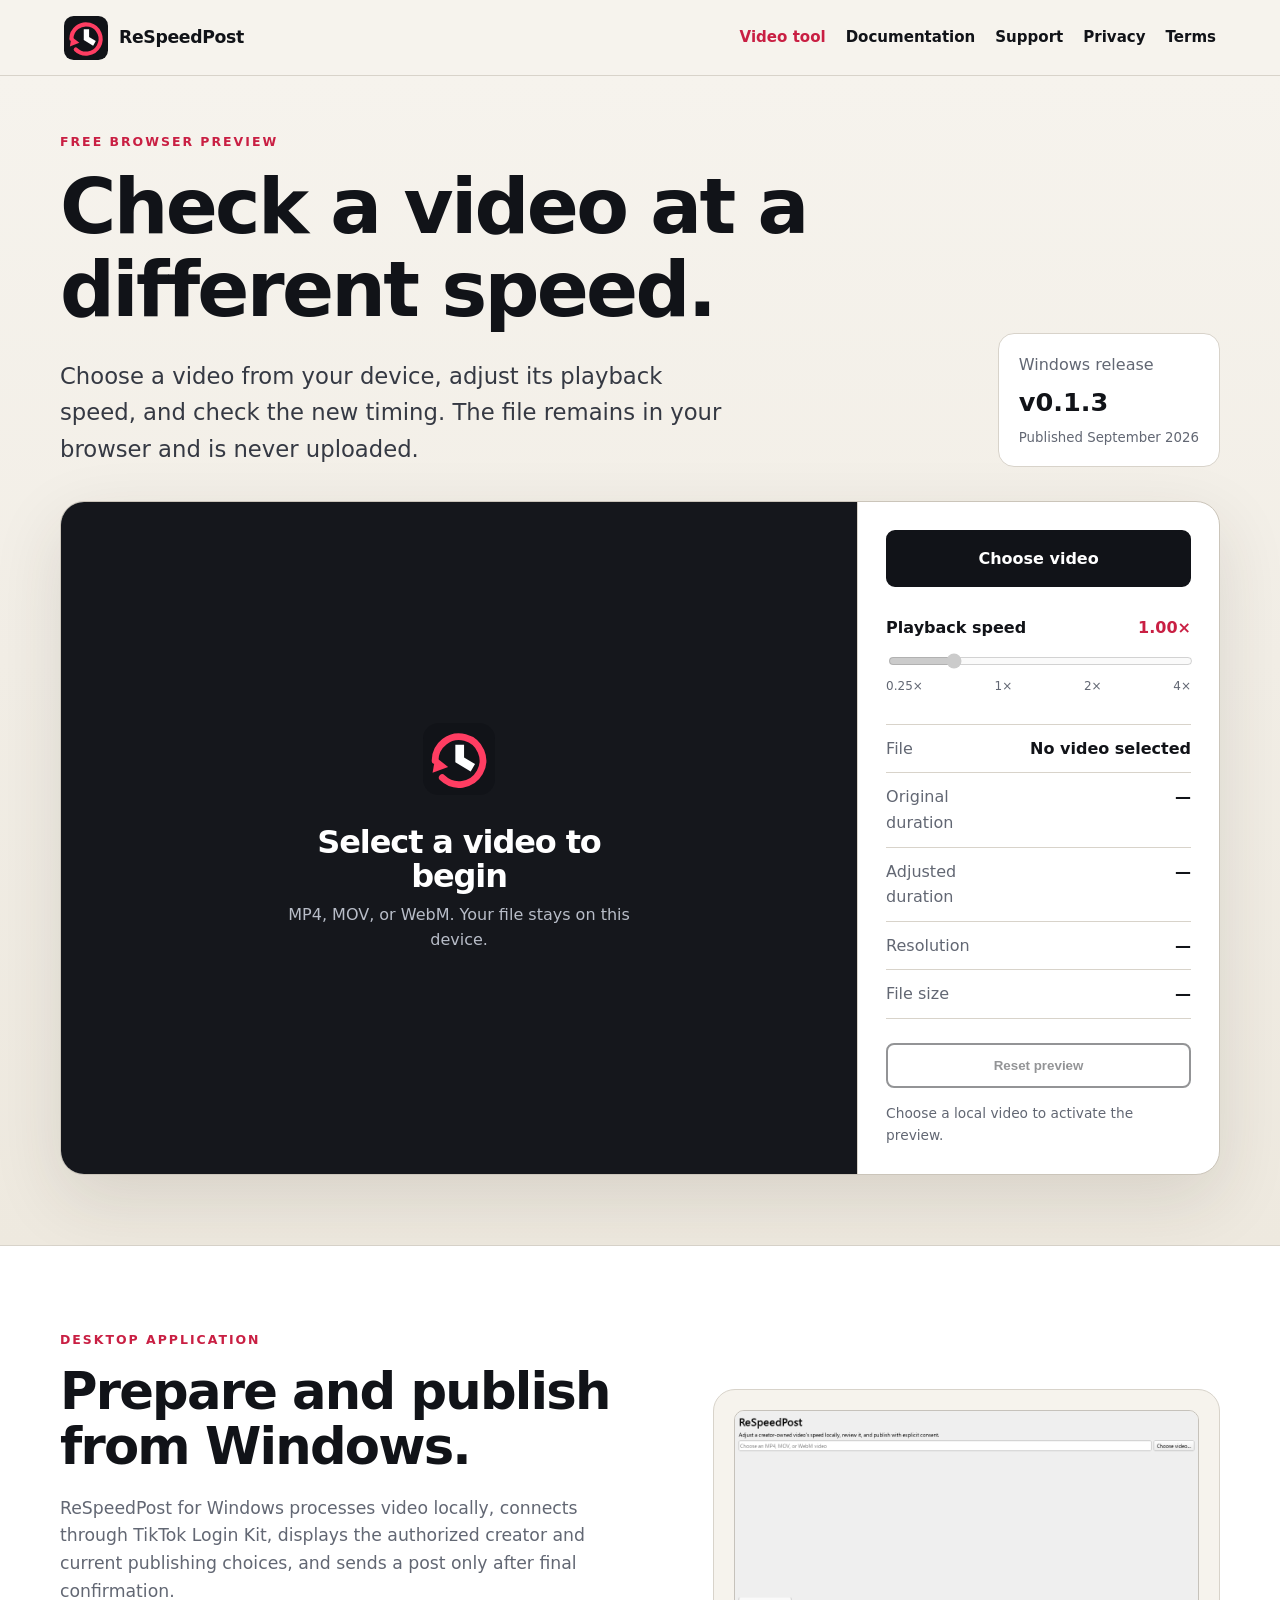
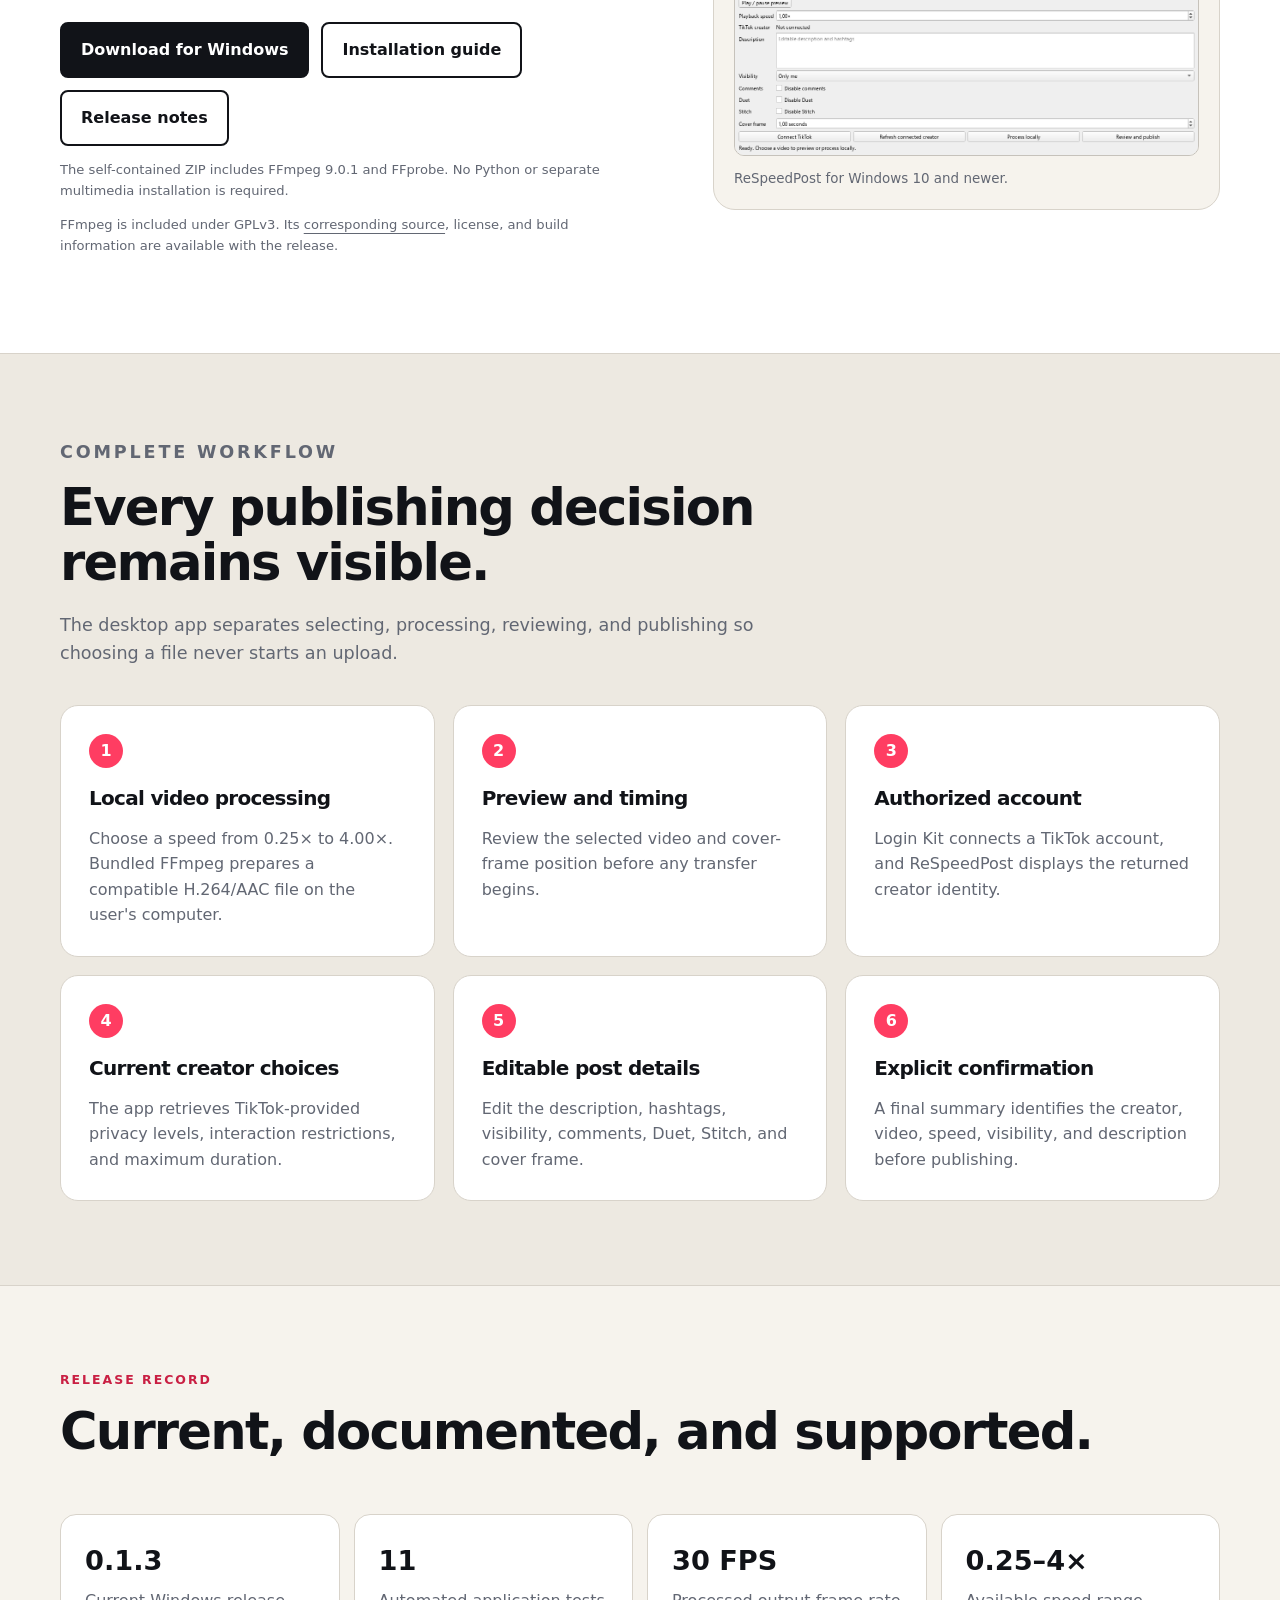
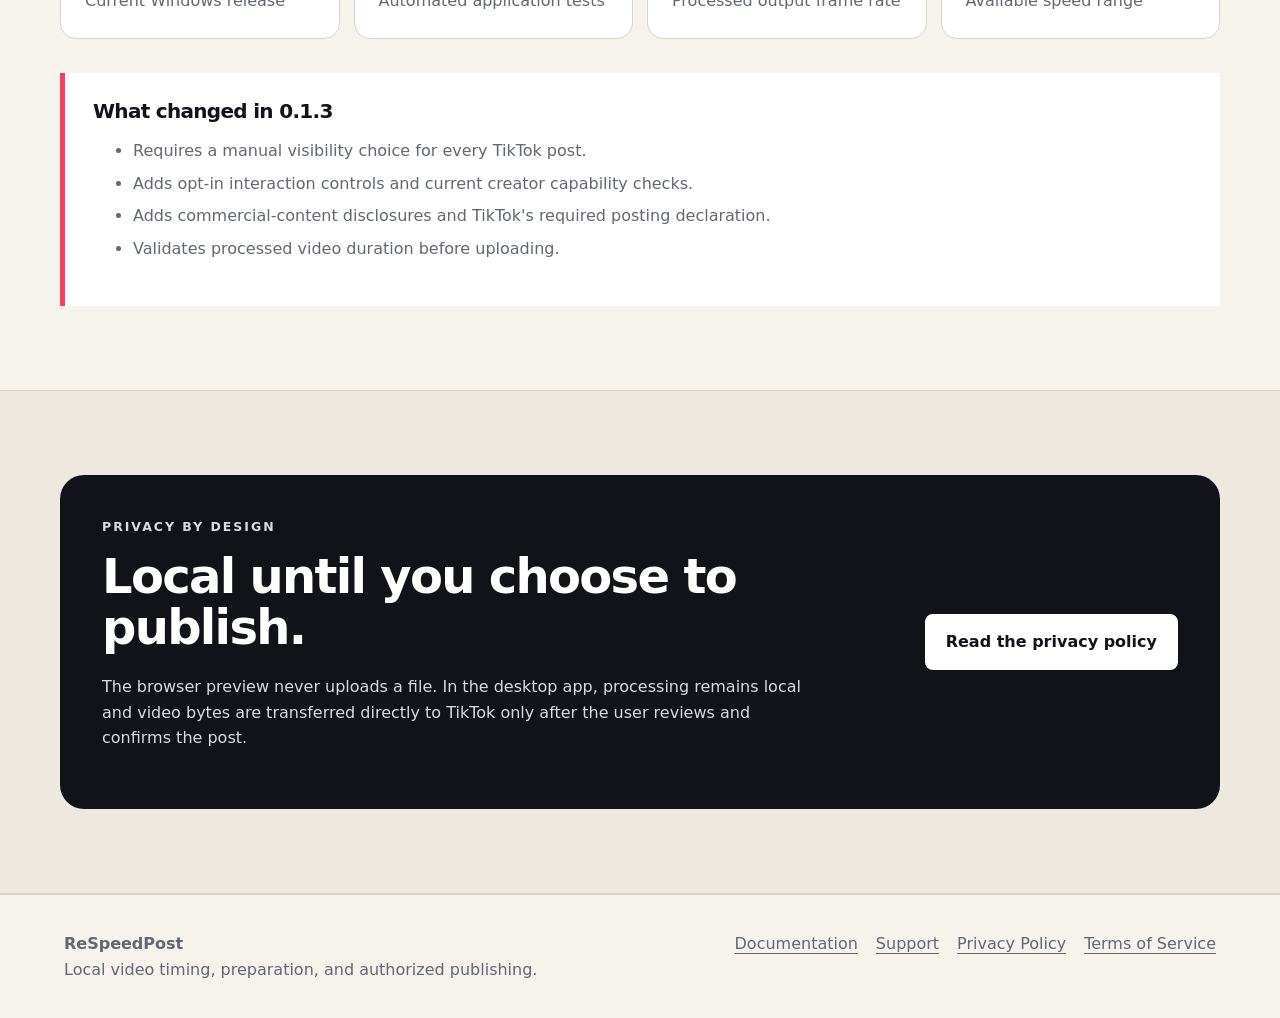
<file: index.html>
<!doctype html>
<html lang="en">
<head>
  <meta charset="utf-8">
  <meta name="viewport" content="width=device-width, initial-scale=1">
  <meta name="description" content="Use ReSpeedPost to preview video speed changes locally, then download the Windows app to prepare and publish videos to an authorized TikTok account.">
  <title>ReSpeedPost</title>
  <link rel="icon" type="image/svg+xml" href="assets/respeedpost-icon.svg">
  <link rel="stylesheet" href="styles.css">
</head>
<body>
  <header class="site-header">
    <a class="brand" href="index.html"><img src="assets/respeedpost-icon.svg" alt="ReSpeedPost icon" width="44" height="44"><span>ReSpeedPost</span></a>
    <nav aria-label="Main navigation"><a aria-current="page" href="index.html">Video tool</a><a href="docs.html">Documentation</a><a href="support.html">Support</a><a href="privacy.html">Privacy</a><a href="terms.html">Terms</a></nav>
  </header>

  <main>
    <section class="tool-shell">
      <div class="container tool-heading">
        <div>
          <p class="eyebrow">Free browser preview</p>
          <h1>Check a video at a different speed.</h1>
          <p class="lede">Choose a video from your device, adjust its playback speed, and check the new timing. The file remains in your browser and is never uploaded.</p>
        </div>
        <div class="release-badge" aria-label="Current Windows release"><span>Windows release</span><strong>v0.1.3</strong><small>Published September 2026</small></div>
      </div>

      <div class="container video-workspace">
        <div class="preview-panel">
          <div id="empty-preview" class="empty-preview"><img src="assets/respeedpost-icon.svg" alt="" width="72" height="72"><h2>Select a video to begin</h2><p>MP4, MOV, or WebM. Your file stays on this device.</p></div>
          <video id="video-preview" controls playsinline hidden></video>
        </div>
        <aside class="tool-controls" aria-label="Video speed controls">
          <label class="file-button" for="video-file">Choose video</label>
          <input id="video-file" type="file" accept="video/mp4,video/quicktime,video/webm" hidden>
          <div class="control-group">
            <div class="control-label"><label for="speed-control">Playback speed</label><output id="speed-value" for="speed-control">1.00×</output></div>
            <input id="speed-control" type="range" min="0.25" max="4" step="0.05" value="1" disabled>
            <div class="range-labels"><span>0.25×</span><span>1×</span><span>2×</span><span>4×</span></div>
          </div>
          <dl class="video-facts">
            <div><dt>File</dt><dd id="file-name">No video selected</dd></div>
            <div><dt>Original duration</dt><dd id="original-duration">—</dd></div>
            <div><dt>Adjusted duration</dt><dd id="adjusted-duration">—</dd></div>
            <div><dt>Resolution</dt><dd id="video-resolution">—</dd></div>
            <div><dt>File size</dt><dd id="file-size">—</dd></div>
          </dl>
          <button id="reset-tool" class="button secondary full-width" type="button" disabled>Reset preview</button>
          <p id="tool-status" class="tool-status" aria-live="polite">Choose a local video to activate the preview.</p>
        </aside>
      </div>
    </section>

    <section class="section download-section">
      <div class="container download-layout">
        <div>
          <p class="eyebrow">Desktop application</p>
          <h2>Prepare and publish from Windows.</h2>
          <p>ReSpeedPost for Windows processes video locally, connects through TikTok Login Kit, displays the authorized creator and current publishing choices, and sends a post only after final confirmation.</p>
          <div class="actions"><a class="button" href="https://github.com/ratagrande/re-speed-post/releases/download/v0.1.3/ReSpeedPost-0.1.3-windows-x64.zip">Download for Windows</a><a class="button secondary" href="docs.html">Installation guide</a><a class="button secondary" href="https://github.com/ratagrande/re-speed-post/releases/tag/v0.1.3">Release notes</a></div>
          <p class="microcopy">The self-contained ZIP includes FFmpeg 9.0.1 and FFprobe. No Python or separate multimedia installation is required.</p>
          <p class="microcopy">FFmpeg is included under GPLv3. Its <a href="https://github.com/ratagrande/re-speed-post/releases/download/v0.1.1/ffmpeg-bf1b838f2a-source.zip">corresponding source</a>, license, and build information are available with the release.</p>
        </div>
        <figure class="app-shot"><img src="assets/respeedpost-ui.png" alt="ReSpeedPost desktop interface showing video preview, speed, description, visibility, interaction, cover-frame, and publishing controls"><figcaption>ReSpeedPost for Windows 10 and newer.</figcaption></figure>
      </div>
    </section>

    <section class="section alt" id="features">
      <div class="container">
        <div class="section-intro"><p class="eyebrow">Complete workflow</p><h2>Every publishing decision remains visible.</h2><p>The desktop app separates selecting, processing, reviewing, and publishing so choosing a file never starts an upload.</p></div>
        <div class="grid">
          <article class="card"><span class="number">1</span><h3>Local video processing</h3><p>Choose a speed from 0.25× to 4.00×. Bundled FFmpeg prepares a compatible H.264/AAC file on the user's computer.</p></article>
          <article class="card"><span class="number">2</span><h3>Preview and timing</h3><p>Review the selected video and cover-frame position before any transfer begins.</p></article>
          <article class="card"><span class="number">3</span><h3>Authorized account</h3><p>Login Kit connects a TikTok account, and ReSpeedPost displays the returned creator identity.</p></article>
          <article class="card"><span class="number">4</span><h3>Current creator choices</h3><p>The app retrieves TikTok-provided privacy levels, interaction restrictions, and maximum duration.</p></article>
          <article class="card"><span class="number">5</span><h3>Editable post details</h3><p>Edit the description, hashtags, visibility, comments, Duet, Stitch, and cover frame.</p></article>
          <article class="card"><span class="number">6</span><h3>Explicit confirmation</h3><p>A final summary identifies the creator, video, speed, visibility, and description before publishing.</p></article>
        </div>
      </div>
    </section>

    <section class="section">
      <div class="container product-record">
        <div><p class="eyebrow">Release record</p><h2>Current, documented, and supported.</h2></div>
        <div class="record-grid"><article><strong>0.1.3</strong><span>Current Windows release</span></article><article><strong>11</strong><span>Automated application tests</span></article><article><strong>30 FPS</strong><span>Processed output frame rate</span></article><article><strong>0.25–4×</strong><span>Available speed range</span></article></div>
        <div class="release-notes"><h3>What changed in 0.1.3</h3><ul><li>Requires a manual visibility choice for every TikTok post.</li><li>Adds opt-in interaction controls and current creator capability checks.</li><li>Adds commercial-content disclosures and TikTok's required posting declaration.</li><li>Validates processed video duration before uploading.</li></ul></div>
      </div>
    </section>

    <section class="section alt"><div class="container callout"><div><p class="eyebrow">Privacy by design</p><h2>Local until you choose to publish.</h2><p>The browser preview never uploads a file. In the desktop app, processing remains local and video bytes are transferred directly to TikTok only after the user reviews and confirms the post.</p></div><a class="button" href="privacy.html">Read the privacy policy</a></div></section>
  </main>
  <footer class="site-footer"><div><strong>ReSpeedPost</strong><br>Local video timing, preparation, and authorized publishing.</div><nav><a href="docs.html">Documentation</a><a href="support.html">Support</a><a href="privacy.html">Privacy Policy</a><a href="terms.html">Terms of Service</a></nav></footer>
  <script src="app.js" defer></script>
</body>
</html>
</file>
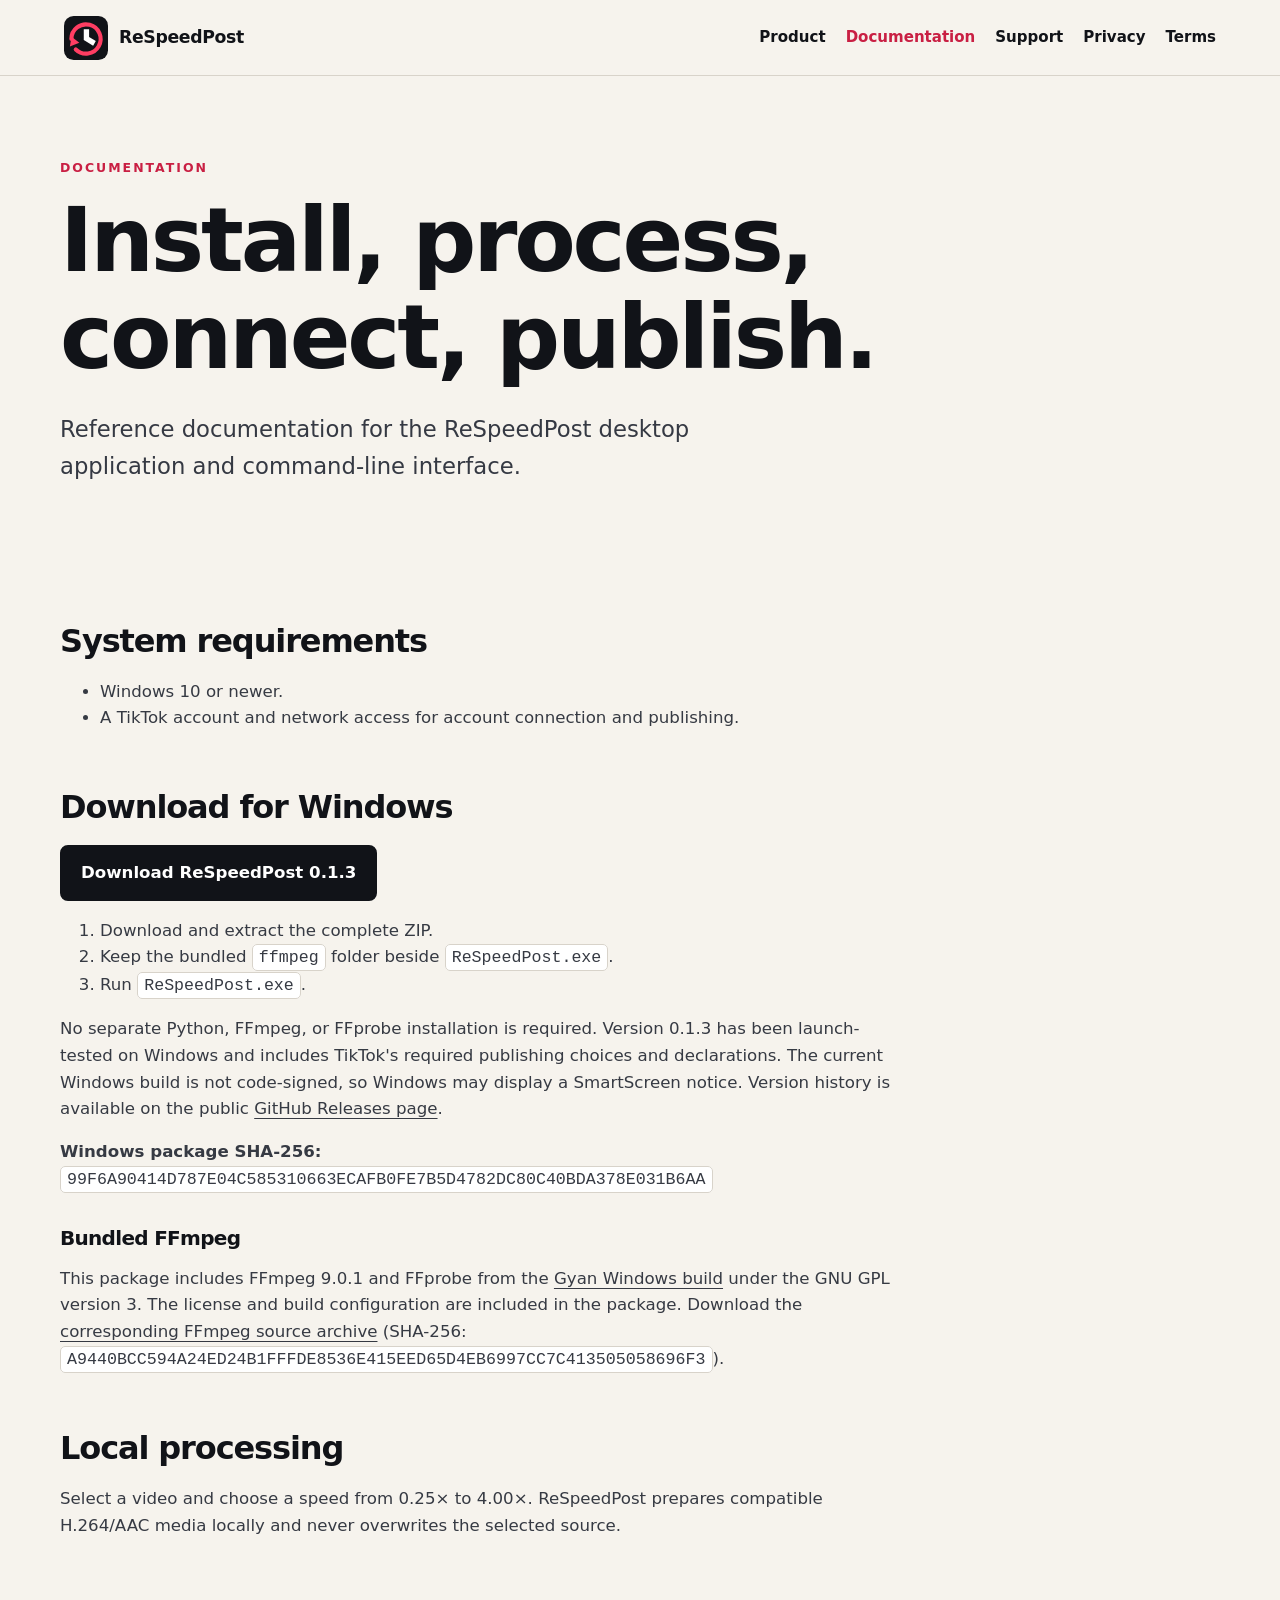
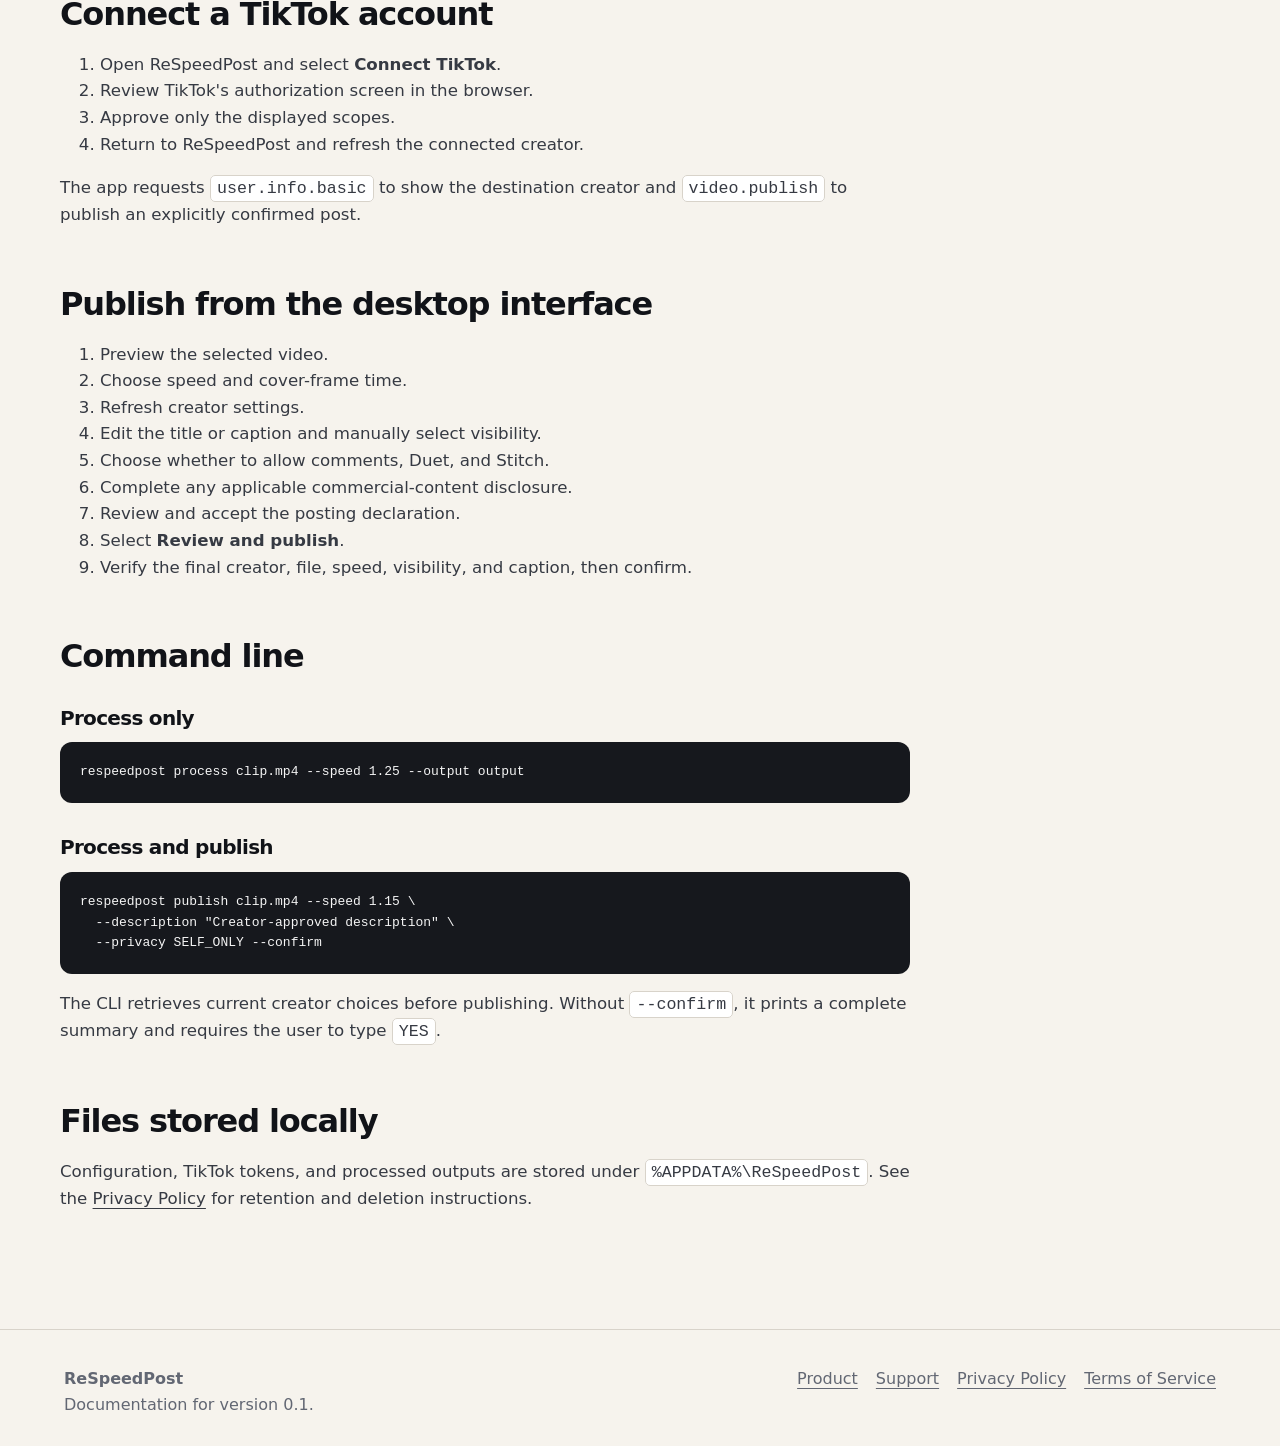
<file: docs.html>
<!doctype html><html lang="en"><head><meta charset="utf-8"><meta name="viewport" content="width=device-width, initial-scale=1"><meta name="description" content="ReSpeedPost installation, processing, TikTok connection, publishing, and CLI documentation."><title>Documentation — ReSpeedPost</title><link rel="icon" type="image/svg+xml" href="assets/respeedpost-icon.svg"><link rel="stylesheet" href="styles.css"></head>
<body><header class="site-header"><a class="brand" href="index.html"><img src="assets/respeedpost-icon.svg" alt="ReSpeedPost icon" width="44" height="44"><span>ReSpeedPost</span></a><nav><a href="index.html">Product</a><a aria-current="page" href="docs.html">Documentation</a><a href="support.html">Support</a><a href="privacy.html">Privacy</a><a href="terms.html">Terms</a></nav></header>
<main class="container"><header class="page-hero"><p class="eyebrow">Documentation</p><h1>Install, process, connect, publish.</h1><p class="lede">Reference documentation for the ReSpeedPost desktop application and command-line interface.</p></header><article class="prose">
<h2>System requirements</h2><ul><li>Windows 10 or newer.</li><li>A TikTok account and network access for account connection and publishing.</li></ul>
<h2>Download for Windows</h2><p><a class="button" href="https://github.com/ratagrande/re-speed-post/releases/download/v0.1.3/ReSpeedPost-0.1.3-windows-x64.zip">Download ReSpeedPost 0.1.3</a></p><ol><li>Download and extract the complete ZIP.</li><li>Keep the bundled <code>ffmpeg</code> folder beside <code>ReSpeedPost.exe</code>.</li><li>Run <code>ReSpeedPost.exe</code>.</li></ol><p>No separate Python, FFmpeg, or FFprobe installation is required. Version 0.1.3 has been launch-tested on Windows and includes TikTok's required publishing choices and declarations. The current Windows build is not code-signed, so Windows may display a SmartScreen notice. Version history is available on the public <a href="https://github.com/ratagrande/re-speed-post/releases/tag/v0.1.3">GitHub Releases page</a>.</p><p><strong>Windows package SHA-256:</strong> <code>99F6A90414D787E04C585310663ECAFB0FE7B5D4782DC80C40BDA378E031B6AA</code></p><h3>Bundled FFmpeg</h3><p>This package includes FFmpeg 9.0.1 and FFprobe from the <a href="https://www.gyan.dev/ffmpeg/builds/">Gyan Windows build</a> under the GNU GPL version 3. The license and build configuration are included in the package. Download the <a href="https://github.com/ratagrande/re-speed-post/releases/download/v0.1.1/ffmpeg-bf1b838f2a-source.zip">corresponding FFmpeg source archive</a> (SHA-256: <code>A9440BCC594A24ED24B1FFFDE8536E415EED65D4EB6997CC7C413505058696F3</code>).</p>
<h2>Local processing</h2><p>Select a video and choose a speed from 0.25× to 4.00×. ReSpeedPost prepares compatible H.264/AAC media locally and never overwrites the selected source.</p>
<h2>Connect a TikTok account</h2><ol><li>Open ReSpeedPost and select <strong>Connect TikTok</strong>.</li><li>Review TikTok's authorization screen in the browser.</li><li>Approve only the displayed scopes.</li><li>Return to ReSpeedPost and refresh the connected creator.</li></ol><p>The app requests <code>user.info.basic</code> to show the destination creator and <code>video.publish</code> to publish an explicitly confirmed post.</p>
<h2>Publish from the desktop interface</h2><ol><li>Preview the selected video.</li><li>Choose speed and cover-frame time.</li><li>Refresh creator settings.</li><li>Edit the title or caption and manually select visibility.</li><li>Choose whether to allow comments, Duet, and Stitch.</li><li>Complete any applicable commercial-content disclosure.</li><li>Review and accept the posting declaration.</li><li>Select <strong>Review and publish</strong>.</li><li>Verify the final creator, file, speed, visibility, and caption, then confirm.</li></ol>
<h2>Command line</h2><h3>Process only</h3><pre><code>respeedpost process clip.mp4 --speed 1.25 --output output</code></pre><h3>Process and publish</h3><pre><code>respeedpost publish clip.mp4 --speed 1.15 \
  --description "Creator-approved description" \
  --privacy SELF_ONLY --confirm</code></pre><p>The CLI retrieves current creator choices before publishing. Without <code>--confirm</code>, it prints a complete summary and requires the user to type <code>YES</code>.</p>
<h2>Files stored locally</h2><p>Configuration, TikTok tokens, and processed outputs are stored under <code>%APPDATA%\ReSpeedPost</code>. See the <a href="privacy.html">Privacy Policy</a> for retention and deletion instructions.</p>
</article></main><footer class="site-footer"><div><strong>ReSpeedPost</strong><br>Documentation for version 0.1.</div><nav><a href="index.html">Product</a><a href="support.html">Support</a><a href="privacy.html">Privacy Policy</a><a href="terms.html">Terms of Service</a></nav></footer></body></html>
</file>
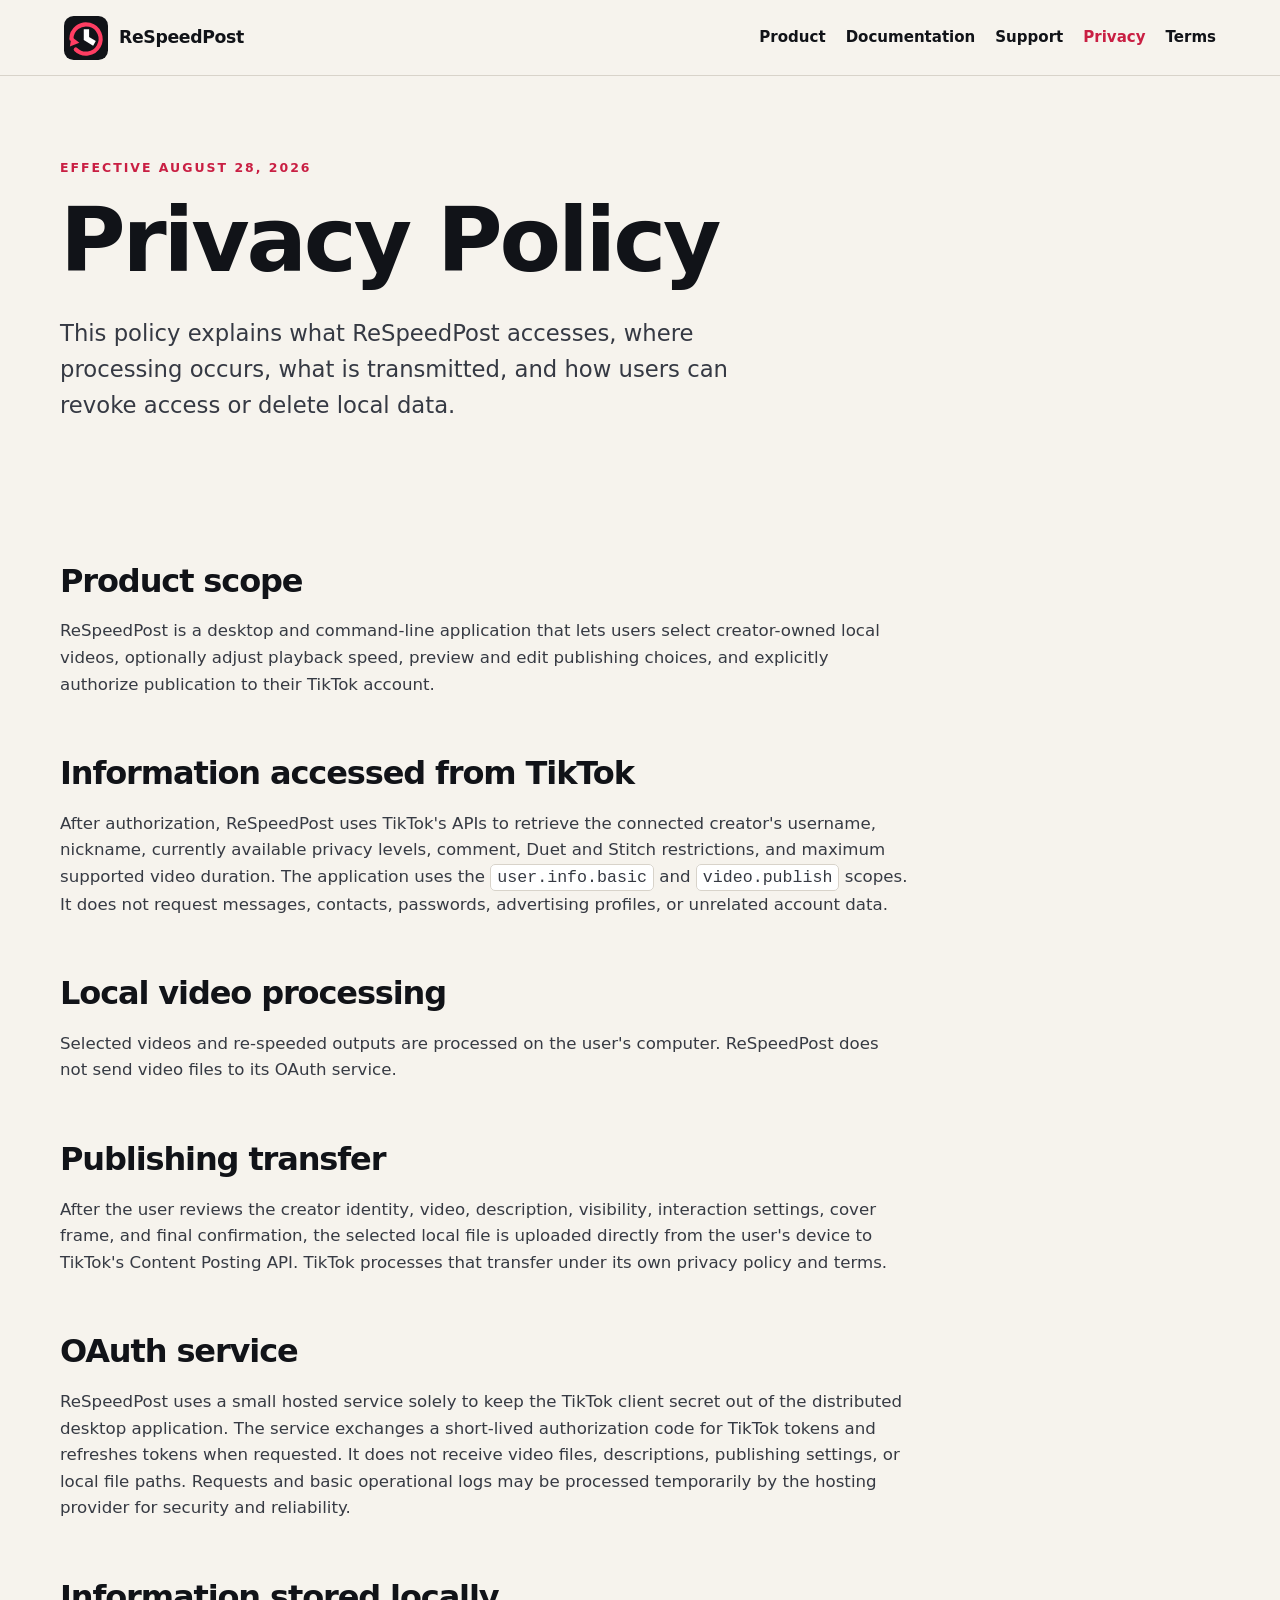
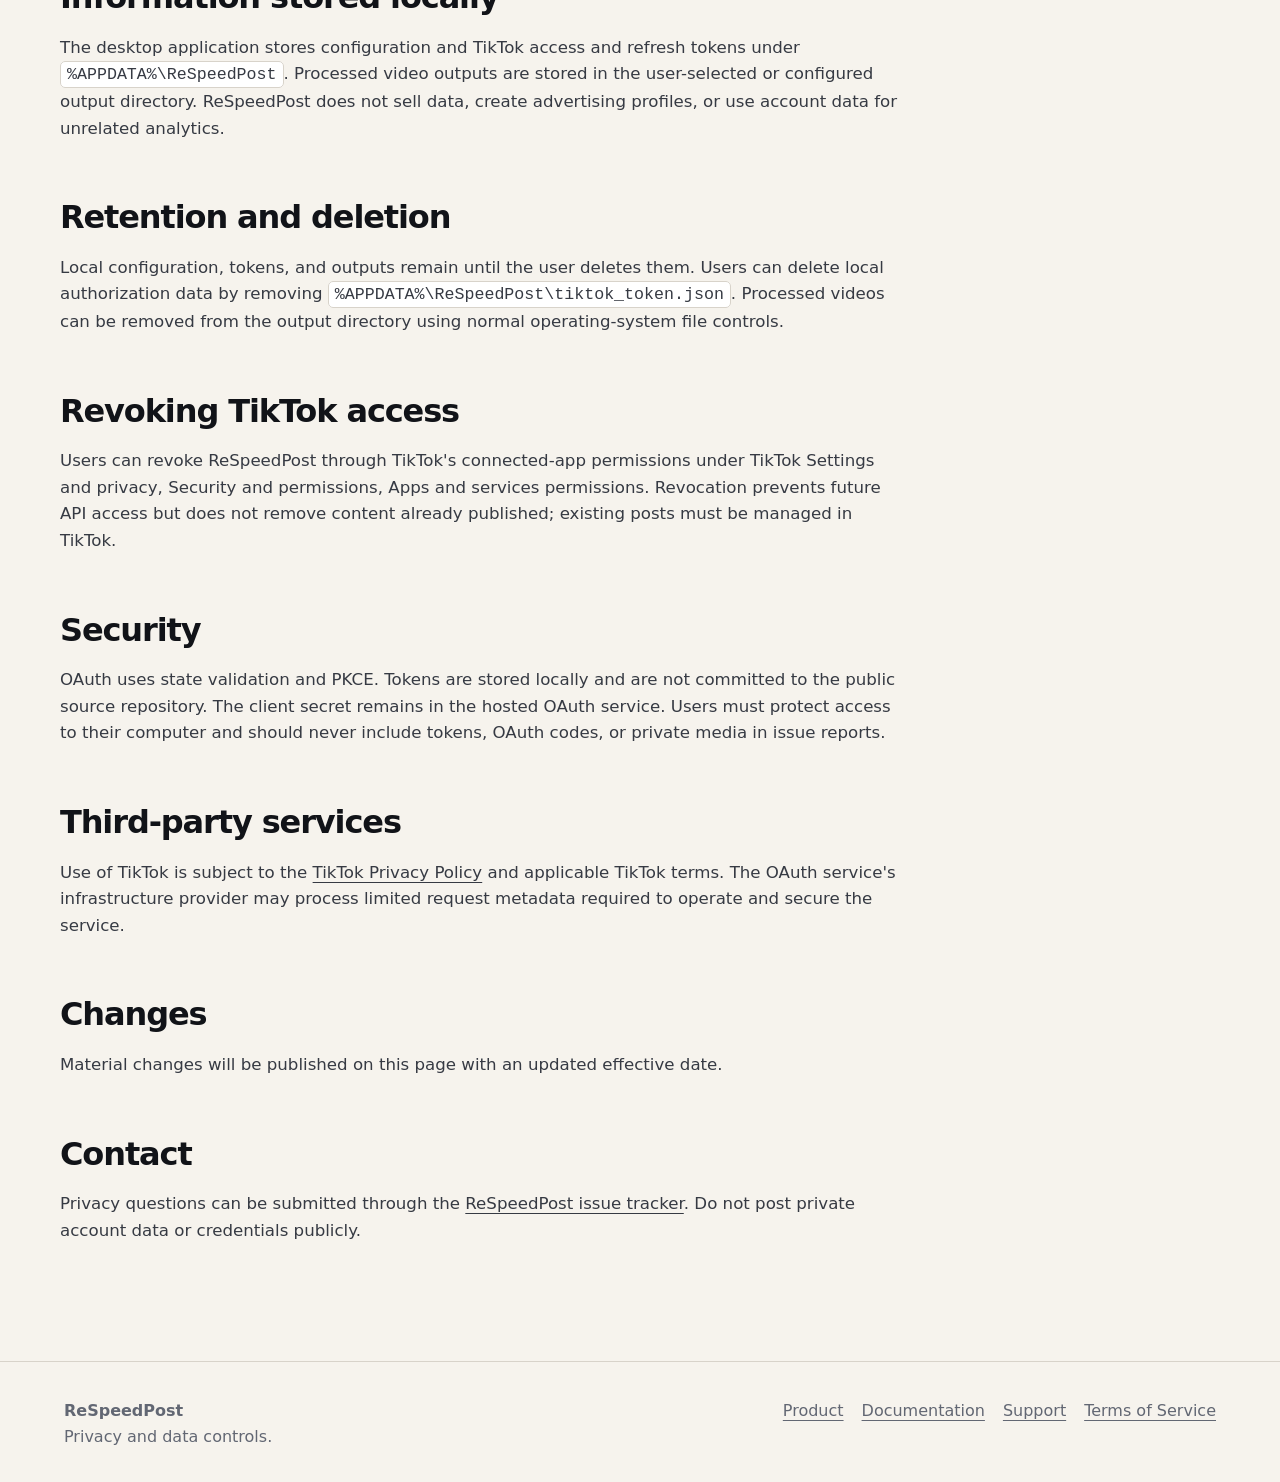
<file: privacy.html>
<!doctype html><html lang="en"><head><meta charset="utf-8"><meta name="viewport" content="width=device-width, initial-scale=1"><meta name="description" content="ReSpeedPost Privacy Policy covering local video processing, TikTok authorization, publishing, storage, retention, and deletion."><title>Privacy Policy — ReSpeedPost</title><link rel="icon" type="image/svg+xml" href="assets/respeedpost-icon.svg"><link rel="stylesheet" href="styles.css"></head>
<body><header class="site-header"><a class="brand" href="index.html"><img src="assets/respeedpost-icon.svg" alt="ReSpeedPost icon" width="44" height="44"><span>ReSpeedPost</span></a><nav><a href="index.html">Product</a><a href="docs.html">Documentation</a><a href="support.html">Support</a><a aria-current="page" href="privacy.html">Privacy</a><a href="terms.html">Terms</a></nav></header>
<main class="container"><header class="page-hero"><p class="eyebrow">Effective August 28, 2026</p><h1>Privacy Policy</h1><p class="lede">This policy explains what ReSpeedPost accesses, where processing occurs, what is transmitted, and how users can revoke access or delete local data.</p></header><article class="prose">
<h2>Product scope</h2><p>ReSpeedPost is a desktop and command-line application that lets users select creator-owned local videos, optionally adjust playback speed, preview and edit publishing choices, and explicitly authorize publication to their TikTok account.</p>
<h2>Information accessed from TikTok</h2><p>After authorization, ReSpeedPost uses TikTok's APIs to retrieve the connected creator's username, nickname, currently available privacy levels, comment, Duet and Stitch restrictions, and maximum supported video duration. The application uses the <code>user.info.basic</code> and <code>video.publish</code> scopes. It does not request messages, contacts, passwords, advertising profiles, or unrelated account data.</p>
<h2>Local video processing</h2><p>Selected videos and re-speeded outputs are processed on the user's computer. ReSpeedPost does not send video files to its OAuth service.</p>
<h2>Publishing transfer</h2><p>After the user reviews the creator identity, video, description, visibility, interaction settings, cover frame, and final confirmation, the selected local file is uploaded directly from the user's device to TikTok's Content Posting API. TikTok processes that transfer under its own privacy policy and terms.</p>
<h2>OAuth service</h2><p>ReSpeedPost uses a small hosted service solely to keep the TikTok client secret out of the distributed desktop application. The service exchanges a short-lived authorization code for TikTok tokens and refreshes tokens when requested. It does not receive video files, descriptions, publishing settings, or local file paths. Requests and basic operational logs may be processed temporarily by the hosting provider for security and reliability.</p>
<h2>Information stored locally</h2><p>The desktop application stores configuration and TikTok access and refresh tokens under <code>%APPDATA%\ReSpeedPost</code>. Processed video outputs are stored in the user-selected or configured output directory. ReSpeedPost does not sell data, create advertising profiles, or use account data for unrelated analytics.</p>
<h2>Retention and deletion</h2><p>Local configuration, tokens, and outputs remain until the user deletes them. Users can delete local authorization data by removing <code>%APPDATA%\ReSpeedPost\tiktok_token.json</code>. Processed videos can be removed from the output directory using normal operating-system file controls.</p>
<h2>Revoking TikTok access</h2><p>Users can revoke ReSpeedPost through TikTok's connected-app permissions under TikTok Settings and privacy, Security and permissions, Apps and services permissions. Revocation prevents future API access but does not remove content already published; existing posts must be managed in TikTok.</p>
<h2>Security</h2><p>OAuth uses state validation and PKCE. Tokens are stored locally and are not committed to the public source repository. The client secret remains in the hosted OAuth service. Users must protect access to their computer and should never include tokens, OAuth codes, or private media in issue reports.</p>
<h2>Third-party services</h2><p>Use of TikTok is subject to the <a href="https://www.tiktok.com/legal/page/eea/privacy-policy/en">TikTok Privacy Policy</a> and applicable TikTok terms. The OAuth service's infrastructure provider may process limited request metadata required to operate and secure the service.</p>
<h2>Changes</h2><p>Material changes will be published on this page with an updated effective date.</p>
<h2>Contact</h2><p>Privacy questions can be submitted through the <a href="https://github.com/ratagrande/re-speed-post/issues">ReSpeedPost issue tracker</a>. Do not post private account data or credentials publicly.</p>
</article></main><footer class="site-footer"><div><strong>ReSpeedPost</strong><br>Privacy and data controls.</div><nav><a href="index.html">Product</a><a href="docs.html">Documentation</a><a href="support.html">Support</a><a href="terms.html">Terms of Service</a></nav></footer></body></html>
</file>
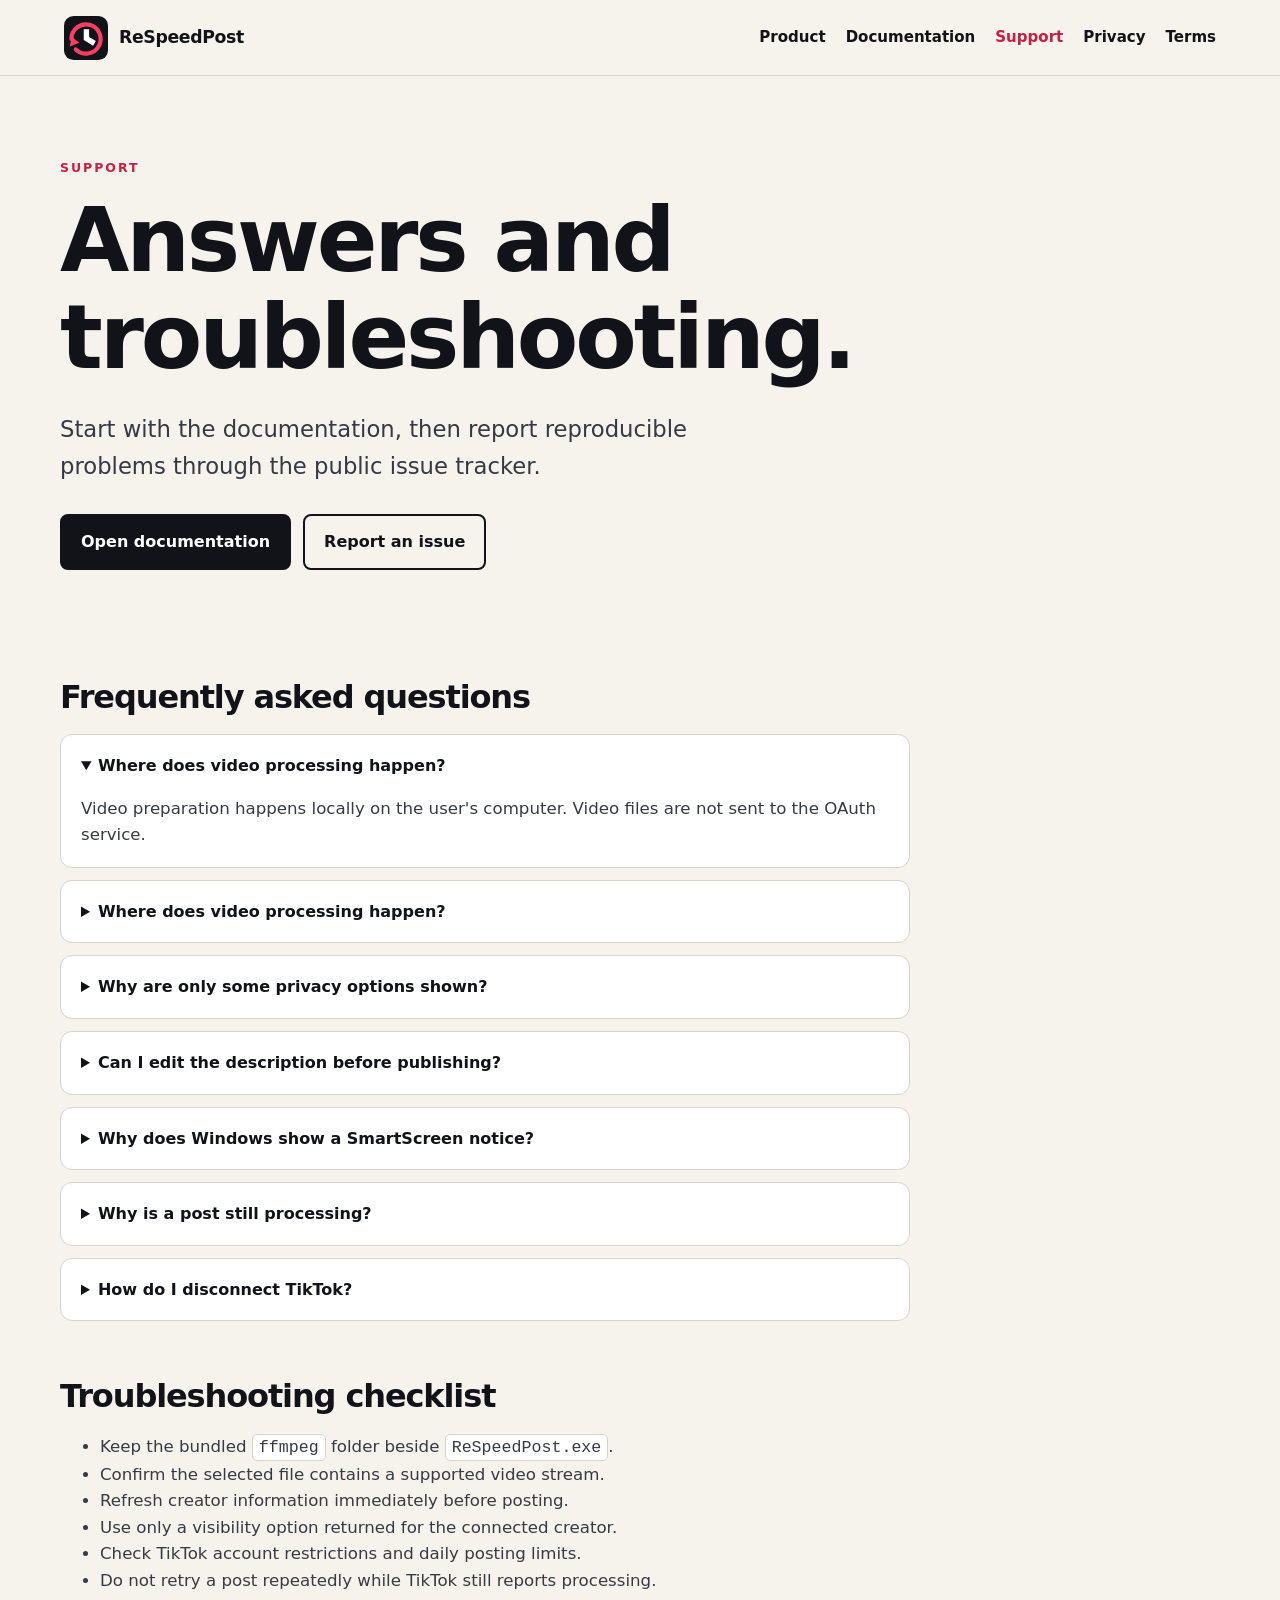
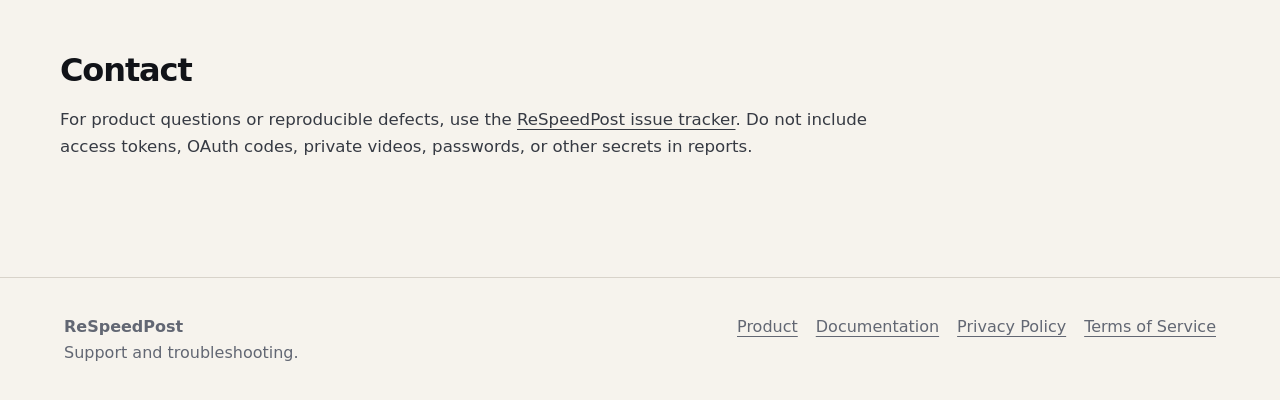
<file: support.html>
<!doctype html><html lang="en"><head><meta charset="utf-8"><meta name="viewport" content="width=device-width, initial-scale=1"><meta name="description" content="ReSpeedPost support, troubleshooting, and frequently asked questions."><title>Support — ReSpeedPost</title><link rel="icon" type="image/svg+xml" href="assets/respeedpost-icon.svg"><link rel="stylesheet" href="styles.css"></head>
<body><header class="site-header"><a class="brand" href="index.html"><img src="assets/respeedpost-icon.svg" alt="ReSpeedPost icon" width="44" height="44"><span>ReSpeedPost</span></a><nav><a href="index.html">Product</a><a href="docs.html">Documentation</a><a aria-current="page" href="support.html">Support</a><a href="privacy.html">Privacy</a><a href="terms.html">Terms</a></nav></header>
<main class="container"><header class="page-hero"><p class="eyebrow">Support</p><h1>Answers and troubleshooting.</h1><p class="lede">Start with the documentation, then report reproducible problems through the public issue tracker.</p><div class="actions"><a class="button" href="docs.html">Open documentation</a><a class="button secondary" href="https://github.com/ratagrande/re-speed-post/issues">Report an issue</a></div></header><article class="prose faq">
<h2>Frequently asked questions</h2>
<details open><summary>Where does video processing happen?</summary><p>Video preparation happens locally on the user's computer. Video files are not sent to the OAuth service.</p></details>
<details><summary>Where does video processing happen?</summary><p>On your computer. ReSpeedPost does not upload videos to its OAuth service. When you confirm a post, the resulting local file uploads directly from your device to TikTok.</p></details>
<details><summary>Why are only some privacy options shown?</summary><p>ReSpeedPost displays the privacy options returned by TikTok for the connected creator at that moment. It does not invent or override unavailable settings.</p></details>
<details><summary>Can I edit the description before publishing?</summary><p>Yes. Descriptions and hashtags are editable in both the UI and CLI workflow before final confirmation.</p></details>
<details><summary>Why does Windows show a SmartScreen notice?</summary><p>The current portable release is not code-signed. Download it only from the official ReSpeedPost GitHub release linked on this website, and verify the SHA-256 value in the installation guide.</p></details>
<details><summary>Why is a post still processing?</summary><p>TikTok may need several minutes to process a completed upload. ReSpeedPost polls the official post-status endpoint and reports completion or the failure reason returned by TikTok.</p></details>
<details><summary>How do I disconnect TikTok?</summary><p>Remove ReSpeedPost from TikTok's connected apps settings, then delete <code>%APPDATA%\ReSpeedPost\tiktok_token.json</code> from your computer.</p></details>
<h2>Troubleshooting checklist</h2><ul><li>Keep the bundled <code>ffmpeg</code> folder beside <code>ReSpeedPost.exe</code>.</li><li>Confirm the selected file contains a supported video stream.</li><li>Refresh creator information immediately before posting.</li><li>Use only a visibility option returned for the connected creator.</li><li>Check TikTok account restrictions and daily posting limits.</li><li>Do not retry a post repeatedly while TikTok still reports processing.</li></ul>
<h2>Contact</h2><p>For product questions or reproducible defects, use the <a href="https://github.com/ratagrande/re-speed-post/issues">ReSpeedPost issue tracker</a>. Do not include access tokens, OAuth codes, private videos, passwords, or other secrets in reports.</p>
</article></main><footer class="site-footer"><div><strong>ReSpeedPost</strong><br>Support and troubleshooting.</div><nav><a href="index.html">Product</a><a href="docs.html">Documentation</a><a href="privacy.html">Privacy Policy</a><a href="terms.html">Terms of Service</a></nav></footer></body></html>
</file>
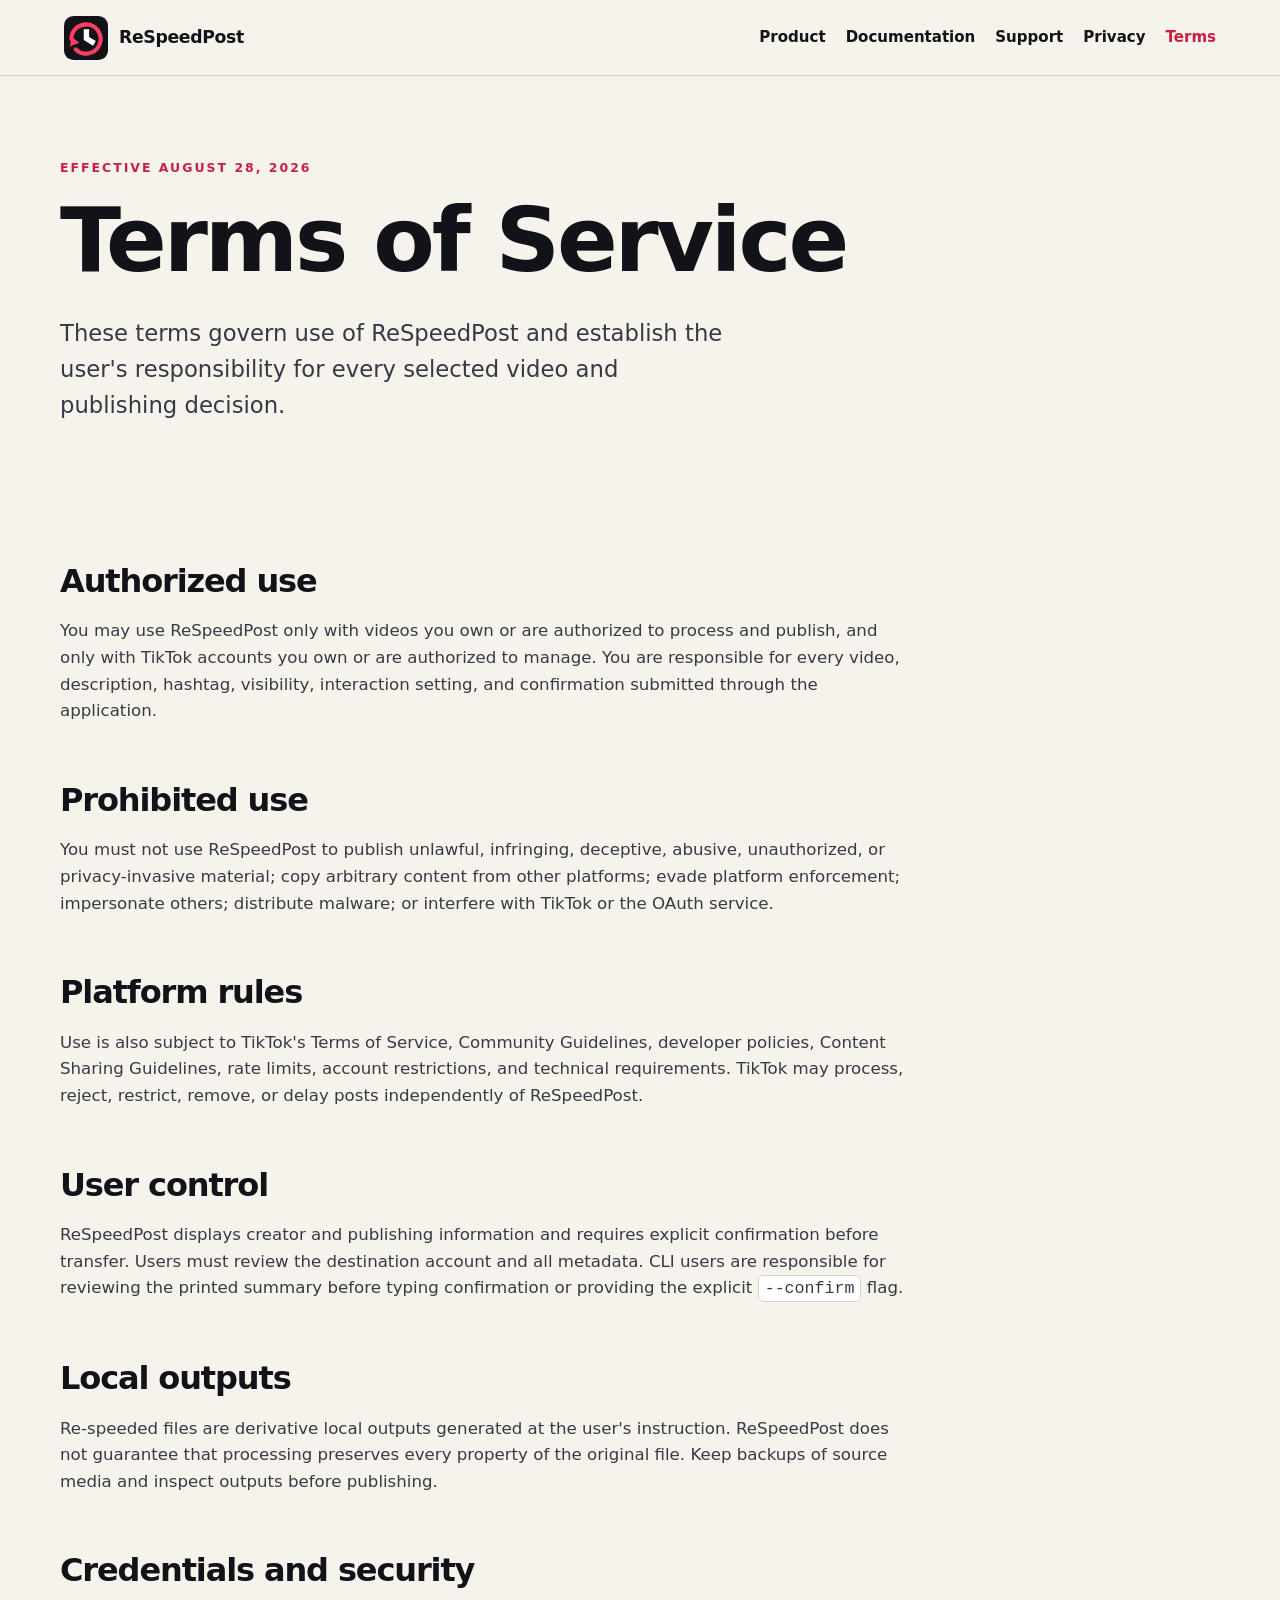
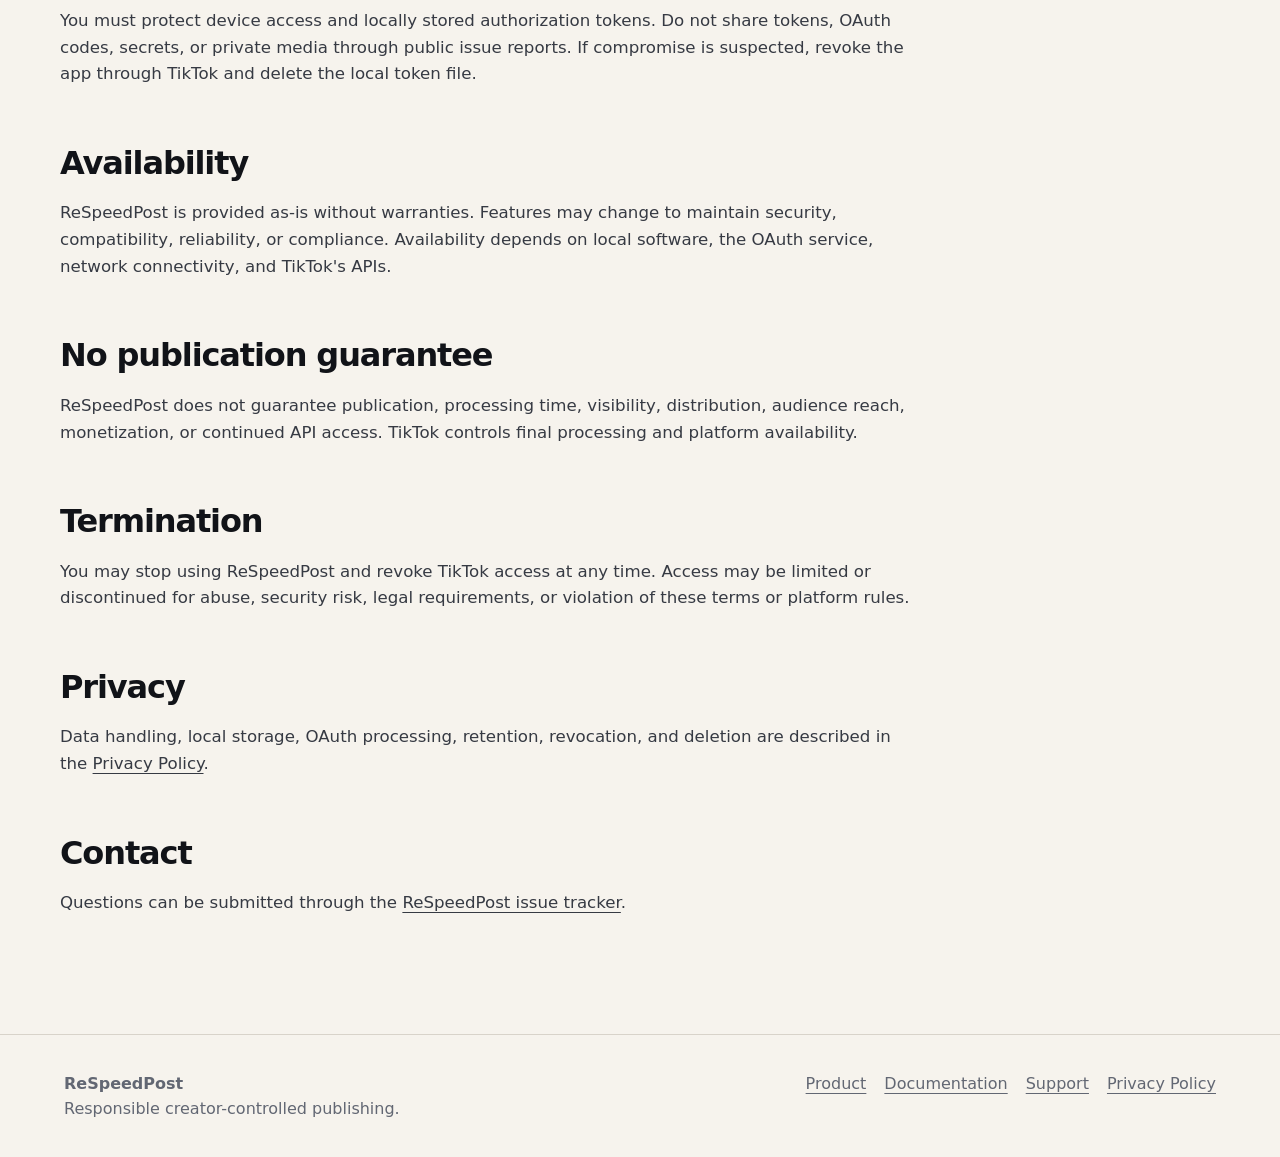
<file: terms.html>
<!doctype html><html lang="en"><head><meta charset="utf-8"><meta name="viewport" content="width=device-width, initial-scale=1"><meta name="description" content="Terms of Service for ReSpeedPost desktop video processing and TikTok publishing."><title>Terms of Service — ReSpeedPost</title><link rel="icon" type="image/svg+xml" href="assets/respeedpost-icon.svg"><link rel="stylesheet" href="styles.css"></head>
<body><header class="site-header"><a class="brand" href="index.html"><img src="assets/respeedpost-icon.svg" alt="ReSpeedPost icon" width="44" height="44"><span>ReSpeedPost</span></a><nav><a href="index.html">Product</a><a href="docs.html">Documentation</a><a href="support.html">Support</a><a href="privacy.html">Privacy</a><a aria-current="page" href="terms.html">Terms</a></nav></header>
<main class="container"><header class="page-hero"><p class="eyebrow">Effective August 28, 2026</p><h1>Terms of Service</h1><p class="lede">These terms govern use of ReSpeedPost and establish the user's responsibility for every selected video and publishing decision.</p></header><article class="prose">
<h2>Authorized use</h2><p>You may use ReSpeedPost only with videos you own or are authorized to process and publish, and only with TikTok accounts you own or are authorized to manage. You are responsible for every video, description, hashtag, visibility, interaction setting, and confirmation submitted through the application.</p>
<h2>Prohibited use</h2><p>You must not use ReSpeedPost to publish unlawful, infringing, deceptive, abusive, unauthorized, or privacy-invasive material; copy arbitrary content from other platforms; evade platform enforcement; impersonate others; distribute malware; or interfere with TikTok or the OAuth service.</p>
<h2>Platform rules</h2><p>Use is also subject to TikTok's Terms of Service, Community Guidelines, developer policies, Content Sharing Guidelines, rate limits, account restrictions, and technical requirements. TikTok may process, reject, restrict, remove, or delay posts independently of ReSpeedPost.</p>
<h2>User control</h2><p>ReSpeedPost displays creator and publishing information and requires explicit confirmation before transfer. Users must review the destination account and all metadata. CLI users are responsible for reviewing the printed summary before typing confirmation or providing the explicit <code>--confirm</code> flag.</p>
<h2>Local outputs</h2><p>Re-speeded files are derivative local outputs generated at the user's instruction. ReSpeedPost does not guarantee that processing preserves every property of the original file. Keep backups of source media and inspect outputs before publishing.</p>
<h2>Credentials and security</h2><p>You must protect device access and locally stored authorization tokens. Do not share tokens, OAuth codes, secrets, or private media through public issue reports. If compromise is suspected, revoke the app through TikTok and delete the local token file.</p>
<h2>Availability</h2><p>ReSpeedPost is provided as-is without warranties. Features may change to maintain security, compatibility, reliability, or compliance. Availability depends on local software, the OAuth service, network connectivity, and TikTok's APIs.</p>
<h2>No publication guarantee</h2><p>ReSpeedPost does not guarantee publication, processing time, visibility, distribution, audience reach, monetization, or continued API access. TikTok controls final processing and platform availability.</p>
<h2>Termination</h2><p>You may stop using ReSpeedPost and revoke TikTok access at any time. Access may be limited or discontinued for abuse, security risk, legal requirements, or violation of these terms or platform rules.</p>
<h2>Privacy</h2><p>Data handling, local storage, OAuth processing, retention, revocation, and deletion are described in the <a href="privacy.html">Privacy Policy</a>.</p>
<h2>Contact</h2><p>Questions can be submitted through the <a href="https://github.com/ratagrande/re-speed-post/issues">ReSpeedPost issue tracker</a>.</p>
</article></main><footer class="site-footer"><div><strong>ReSpeedPost</strong><br>Responsible creator-controlled publishing.</div><nav><a href="index.html">Product</a><a href="docs.html">Documentation</a><a href="support.html">Support</a><a href="privacy.html">Privacy Policy</a></nav></footer></body></html>
</file>
<file: styles.css>
:root {
  --ink: #111318;
  --paper: #f6f3ed;
  --surface: #fff;
  --muted: #626773;
  --accent: #ff3d62;
  --accent-dark: #c91f43;
  --yellow: #ffd15c;
  --line: #d8d3ca;
}
* { box-sizing: border-box; }
html { scroll-behavior: smooth; color: var(--ink); background: var(--paper); font-family: Inter, ui-sans-serif, system-ui, -apple-system, BlinkMacSystemFont, "Segoe UI", sans-serif; line-height: 1.6; }
body { margin: 0; }
a { color: inherit; text-underline-offset: 4px; }
img { max-width: 100%; }
.site-header { position: sticky; top: 0; z-index: 10; display: flex; align-items: center; justify-content: space-between; gap: 24px; min-height: 76px; padding: 14px clamp(20px, 5vw, 72px); border-bottom: 1px solid var(--line); background: rgba(246,243,237,.96); backdrop-filter: blur(12px); }
.brand { display: inline-flex; align-items: center; gap: 11px; font-size: 1.08rem; font-weight: 850; letter-spacing: -.02em; text-decoration: none; }
.brand img { width: 44px; height: 44px; }
.site-header nav { display: flex; flex-wrap: wrap; justify-content: flex-end; gap: 20px; font-size: .94rem; font-weight: 700; }
.site-header nav a { text-decoration: none; }
.site-header nav a:hover, .site-header nav a[aria-current="page"] { color: var(--accent-dark); }
.container { width: min(1160px, calc(100% - 40px)); margin: 0 auto; }
.tool-shell { padding: 56px 0 70px; border-bottom: 1px solid var(--line); background: linear-gradient(180deg, #f6f3ed 0%, #eee9df 100%); }
.tool-heading { display: grid; grid-template-columns: 1fr auto; align-items: end; gap: 32px; margin-bottom: 34px; }
.tool-heading h1 { max-width: 900px; font-size: clamp(2.7rem, 6vw, 5.7rem); }
.tool-heading .lede { margin-bottom: 0; }
.release-badge { min-width: 180px; padding: 18px 20px; border: 1px solid var(--line); border-radius: 16px; background: var(--surface); }
.release-badge span, .release-badge small { display: block; color: var(--muted); }
.release-badge strong { display: block; margin: 4px 0; font-size: 1.6rem; }
.video-workspace { display: grid; grid-template-columns: minmax(0, 1.65fr) minmax(290px, .75fr); overflow: hidden; border: 1px solid #cbc5ba; border-radius: 24px; background: var(--surface); box-shadow: 0 24px 70px rgba(52,43,30,.12); }
.preview-panel { display: grid; min-height: 520px; place-items: center; background: #15171c; }
.preview-panel video { width: 100%; max-height: 620px; background: #000; }
.empty-preview { max-width: 430px; padding: 40px; color: #fff; text-align: center; }
.empty-preview img { width: 72px; height: 72px; }
.empty-preview h2 { margin: 22px 0 8px; font-size: 2rem; }
.empty-preview p { margin: 0; color: #b8bdc8; }
.tool-controls { padding: 28px; border-left: 1px solid var(--line); }
.file-button { display: block; padding: 14px 18px; border: 2px solid var(--ink); border-radius: 9px; color: #fff; background: var(--ink); font-weight: 850; text-align: center; cursor: pointer; }
.file-button:hover { background: #2a2d34; }
.control-group { margin: 28px 0; }
.control-label { display: flex; justify-content: space-between; gap: 16px; margin-bottom: 10px; font-weight: 800; }
.control-label output { color: var(--accent-dark); font-variant-numeric: tabular-nums; }
.control-group input[type="range"] { width: 100%; accent-color: var(--accent); }
.range-labels { display: flex; justify-content: space-between; color: var(--muted); font-size: .75rem; }
.video-facts { margin: 0 0 24px; border-top: 1px solid var(--line); }
.video-facts div { display: grid; grid-template-columns: 1fr 1.25fr; gap: 12px; padding: 11px 0; border-bottom: 1px solid var(--line); }
.video-facts dt { color: var(--muted); }
.video-facts dd { overflow-wrap: anywhere; margin: 0; font-weight: 750; text-align: right; }
.full-width { width: 100%; cursor: pointer; }
.full-width:disabled { cursor: not-allowed; opacity: .45; transform: none; }
.tool-status { min-height: 44px; margin: 14px 0 0; color: var(--muted); font-size: .86rem; }
.download-section { background: var(--surface); }
.download-layout { display: grid; grid-template-columns: 1fr .9fr; align-items: center; gap: clamp(40px, 7vw, 90px); }
.download-layout > div > p:not(.eyebrow) { color: var(--muted); font-size: 1.08rem; }
.microcopy { font-size: .82rem !important; }
.app-shot { margin: 0; padding: 20px; border: 1px solid var(--line); border-radius: 22px; background: var(--paper); }
.app-shot img { display: block; border: 1px solid #c6c2bb; border-radius: 10px; }
.app-shot figcaption { margin-top: 12px; color: var(--muted); font-size: .84rem; }
.product-record { display: grid; gap: 34px; }
.record-grid { display: grid; grid-template-columns: repeat(4, 1fr); gap: 14px; }
.record-grid article { padding: 24px; border: 1px solid var(--line); border-radius: 16px; background: var(--surface); }
.record-grid strong, .record-grid span { display: block; }
.record-grid strong { margin-bottom: 6px; font-size: 1.7rem; }
.record-grid span { color: var(--muted); }
.release-notes { padding: 28px; border-left: 5px solid var(--accent); background: var(--surface); }
.release-notes li { margin: 7px 0; color: var(--muted); }
.hero { display: grid; grid-template-columns: 1.03fr .97fr; align-items: center; gap: clamp(38px, 6vw, 86px); padding: clamp(72px, 9vw, 128px) 0 84px; }
.eyebrow { margin: 0 0 14px; color: var(--accent-dark); font-size: .78rem; font-weight: 850; letter-spacing: .16em; text-transform: uppercase; }
h1, h2, h3 { line-height: 1.08; letter-spacing: -.035em; }
h1 { margin: 0; font-size: clamp(3.4rem, 8vw, 7.5rem); }
h2 { margin: 0 0 20px; font-size: clamp(2rem, 4vw, 3.7rem); }
h3 { margin: 0 0 10px; font-size: 1.25rem; }
.lede { max-width: 680px; margin: 26px 0 30px; color: #353943; font-size: clamp(1.12rem, 2vw, 1.42rem); }
.actions { display: flex; flex-wrap: wrap; gap: 12px; }
.button { display: inline-block; padding: 13px 19px; border: 2px solid var(--ink); border-radius: 8px; color: #fff; background: var(--ink); font-weight: 800; text-decoration: none; }
.button:hover { transform: translateY(-1px); }
.button.secondary { color: var(--ink); background: transparent; }
.hero-visual { position: relative; padding: 28px; border: 1px solid var(--line); border-radius: 30px; background: var(--surface); box-shadow: 18px 18px 0 var(--yellow); }
.hero-visual img { display: block; border: 1px solid #bbb; border-radius: 12px; }
.hero-visual p { margin: 15px 0 0; color: var(--muted); font-size: .9rem; }
.section { padding: 84px 0; }
.section.alt { border-block: 1px solid var(--line); background: #ede9e1; }
.section-intro { max-width: 740px; margin-bottom: 38px; }
.section-intro p { color: var(--muted); font-size: 1.1rem; }
.grid { display: grid; grid-template-columns: repeat(3, 1fr); gap: 18px; }
.card { padding: 28px; border: 1px solid var(--line); border-radius: 18px; background: var(--surface); }
.card .number { display: inline-grid; place-items: center; width: 34px; height: 34px; margin-bottom: 20px; border-radius: 50%; color: #fff; background: var(--accent); font-weight: 850; }
.card p { margin-bottom: 0; color: var(--muted); }
.steps { counter-reset: step; display: grid; gap: 14px; }
.step { counter-increment: step; display: grid; grid-template-columns: auto 1fr; gap: 20px; padding: 24px; border: 1px solid var(--line); border-radius: 16px; background: var(--surface); }
.step::before { content: counter(step); display: grid; place-items: center; width: 42px; height: 42px; border-radius: 12px; color: #fff; background: var(--ink); font-weight: 850; }
.step h3, .step p { margin-top: 0; }
.step p { margin-bottom: 0; color: var(--muted); }
.callout { display: grid; grid-template-columns: 1fr auto; align-items: center; gap: 30px; padding: 42px; border-radius: 24px; color: #fff; background: var(--ink); }
.callout h2 { font-size: clamp(1.8rem, 4vw, 3rem); }
.callout p { max-width: 720px; color: #d8dbe3; }
.callout .button { color: var(--ink); background: #fff; border-color: #fff; }
.page-hero { max-width: 850px; padding: 82px 0 52px; }
.page-hero h1 { font-size: clamp(3rem, 7vw, 6rem); }
.prose { max-width: 850px; padding-bottom: 100px; }
.prose h2 { margin-top: 58px; font-size: 2rem; }
.prose h3 { margin-top: 34px; }
.prose p, .prose li { color: #363a43; font-size: 1.04rem; }
.prose code { padding: 3px 6px; border: 1px solid var(--line); border-radius: 5px; background: #fff; }
.prose pre { overflow-x: auto; padding: 20px; border-radius: 12px; color: #f5f5f5; background: #16181d; }
.prose pre code { padding: 0; border: 0; color: inherit; background: transparent; }
.notice { padding: 22px; border-left: 5px solid var(--accent); background: #fff; }
.faq details { margin-bottom: 12px; padding: 18px 20px; border: 1px solid var(--line); border-radius: 12px; background: #fff; }
.faq summary { cursor: pointer; font-weight: 800; }
.faq details p { margin-bottom: 0; }
.site-footer { display: grid; grid-template-columns: 1fr auto; gap: 30px; padding: 36px clamp(20px, 5vw, 72px); border-top: 1px solid var(--line); color: var(--muted); }
.site-footer nav { display: flex; flex-wrap: wrap; justify-content: flex-end; gap: 18px; }
@media (max-width: 820px) {
  .site-header { position: static; align-items: flex-start; }
  .site-header nav { gap: 12px; }
  .hero { grid-template-columns: 1fr; }
  .tool-heading, .download-layout { grid-template-columns: 1fr; }
  .video-workspace { grid-template-columns: 1fr; }
  .preview-panel { min-height: 380px; }
  .tool-controls { border-top: 1px solid var(--line); border-left: 0; }
  .record-grid { grid-template-columns: repeat(2, 1fr); }
  .grid { grid-template-columns: 1fr; }
  .callout { grid-template-columns: 1fr; }
  .site-footer { grid-template-columns: 1fr; }
  .site-footer nav { justify-content: flex-start; }
}
@media (max-width: 560px) {
  .site-header { display: block; }
  .site-header nav { justify-content: flex-start; margin-top: 14px; }
  .hero-visual { padding: 14px; box-shadow: 9px 9px 0 var(--yellow); }
  .tool-shell { padding-top: 38px; }
  .preview-panel { min-height: 300px; }
  .tool-controls { padding: 20px; }
  .record-grid { grid-template-columns: 1fr; }
}
</file>
